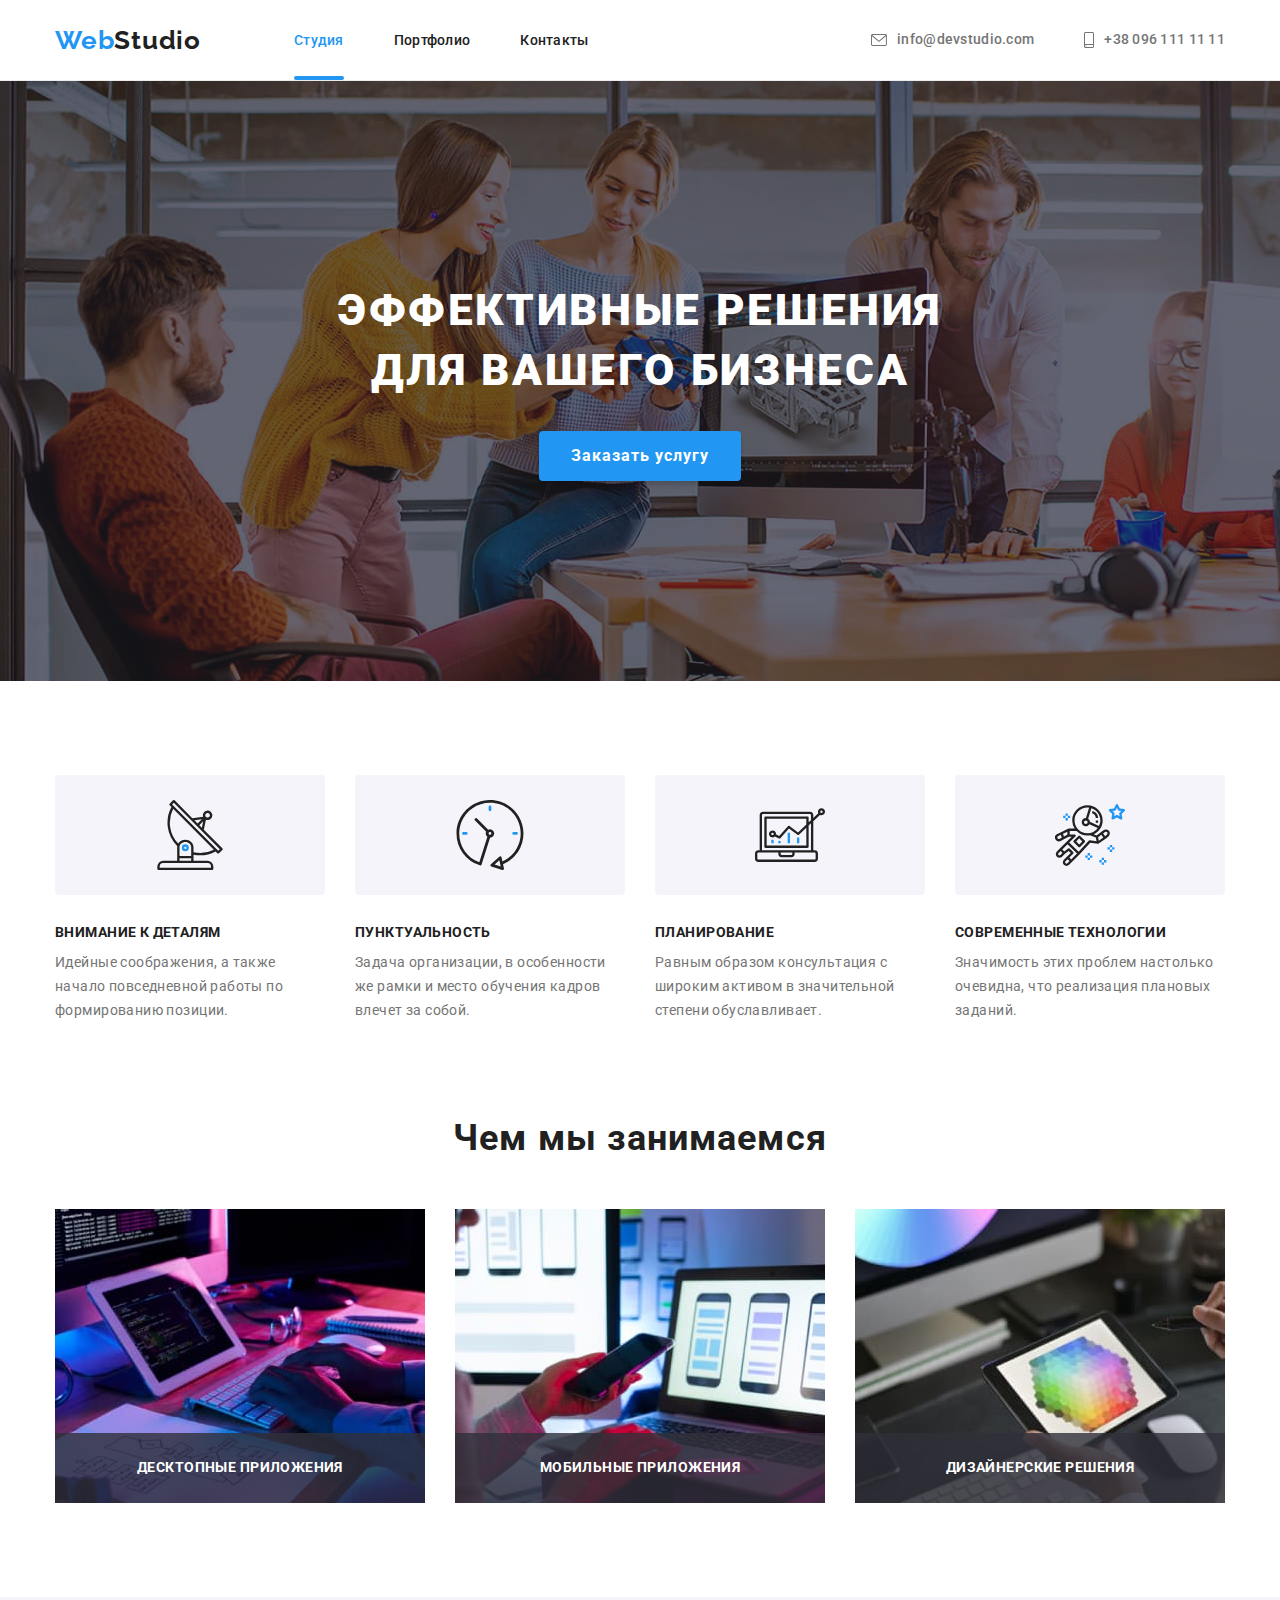
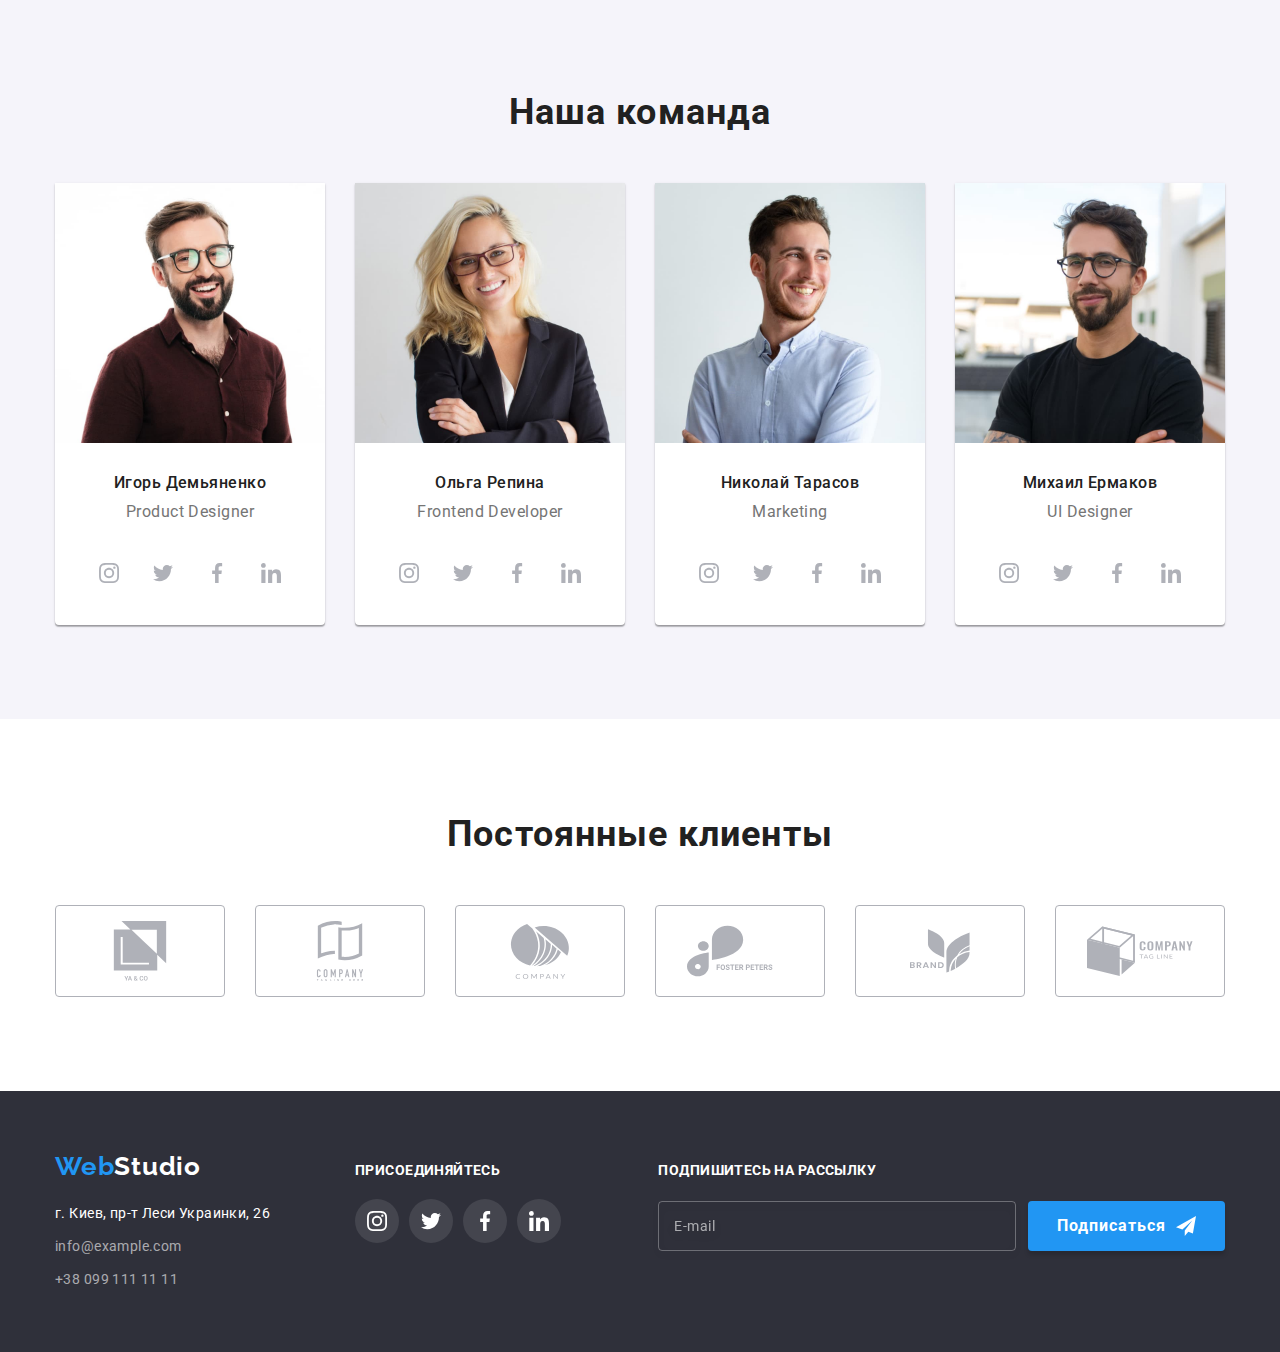
<file: index.html>
<!DOCTYPE html>
<html lang="ru">
  <head>
    <meta charset="UTF-8" />
    <meta http-equiv="X-UA-Compatible" content="IE=edge" />
    <meta name="viewport" content="width=device-width, initial-scale=1.0" />
    <title>Document</title>
    <link rel="preconnect" href="https://fonts.googleapis.com" />
    <link rel="preconnect" href="https://fonts.gstatic.com" crossorigin />
    <link
      href="https://fonts.googleapis.com/css2?family=Raleway:wght@700&family=Roboto:wght@400;500;700;900&display=swap"
      rel="stylesheet"
    />
    <link
      rel="stylesheet"
      href="https://cdn.jsdelivr.net/npm/modern-normalize@1.1.0/modern-normalize.min.css"
    />
    <link rel="stylesheet" href="./css/style.css" />
  </head>

  <body>
    <!-- Шапка веб-сайта -->
    <header class="header-nav">
      <div class="container menu-nav-container">
        <nav class="menu-nav">
          <a href="./index.html" lang="en" class="logo link"
            ><span class="part-logo">Web</span>Studio</a
          >
          <ul class="list-nav list">
            <li class="item-nav">
              <a href="" class="nav-link link current-link">Студия</a>
            </li>
            <li class="item-nav">
              <a href="./portfolio.html" class="nav-link link">Портфолио</a>
            </li>
            <li class="item-nav">
              <a href="" class="nav-link link">Контакты</a>
            </li>
          </ul>
        </nav>
        <ul class="contact-nav list">
          <li class="item-nav">
            <a href="mailto:info@devstudio.com" class="contact-link link">
              <svg class="icon-nav" width="16" height="12">
                <use href="./images/icons.svg#icon-envelope"></use></svg
              >info@devstudio.com
            </a>
          </li>
          <li class="item-nav">
            <a href="tel:+380961111111" class="contact-link link">
              <svg class="icon-nav" width="10" height="16">
                <use href="./images/icons.svg#icon-smartphone"></use>
              </svg>
              +38 096 111 11 11</a
            >
          </li>
        </ul>
      </div>
    </header>
    <main>
      <!-- Главная секция -->
      <section class="section-hero">
        <div class="hero-container container">
          <h1 class="main-title">Эффективные решения для вашего бизнеса</h1>
          <button type="button" class="btn-hero" data-modal-open>
            Заказать услугу
          </button>
        </div>
      </section>
      <!-- Секция преимуществ -->
      <section class="section-advantage section">
        <div class="container">
          <h2 class="advantage-title visually-hidden">Наши преимущества</h2>
          <ul class="advantage-list list">
            <li class="advantage-item">
              <div class="advantage-area-icon">
                <svg class="advantage-icon" width="70" height="70">
                  <use href="./images/icons.svg#icon-antenna"></use>
                </svg>
              </div>

              <h3 class="advantage-subtitle">Внимание к деталям</h3>
              <p class="advantage-text">
                Идейные соображения, а также начало повседневной работы по
                формированию позиции.
              </p>
            </li>
            <li class="advantage-item">
              <div class="advantage-area-icon">
                <svg class="advantage-icon" width="70" height="70">
                  <use href="./images/icons.svg#icon-clock"></use>
                </svg>
              </div>
              <h3 class="advantage-subtitle">Пунктуальность</h3>
              <p class="advantage-text">
                Задача организации, в особенности же рамки и место обучения
                кадров влечет за собой.
              </p>
            </li>
            <li class="advantage-item">
              <div class="advantage-area-icon">
                <svg class="advantage-icon" width="70" height="70">
                  <use href="./images/icons.svg#icon-diagram"></use>
                </svg>
              </div>
              <h3 class="advantage-subtitle">Планирование</h3>
              <p class="advantage-text">
                Равным образом консультация с широким активом в значительной
                степени обуславливает.
              </p>
            </li>
            <li class="advantage-item">
              <div class="advantage-area-icon">
                <svg class="advantage-icon" width="70" height="70">
                  <use href="./images/icons.svg#icon-astronaut"></use>
                </svg>
              </div>
              <h3 class="advantage-subtitle">Современные технологии</h3>
              <p class="advantage-text">
                Значимость этих проблем настолько очевидна, что реализация
                плановых заданий.
              </p>
            </li>
          </ul>
        </div>
      </section>
      <!-- Виды услуг -->
      <section class="services-section">
        <div class="container">
          <h2 class="services-title">Чем мы занимаемся</h2>
          <ul class="services-list list gap">
            <li class="services-item">
              <div class="services-label-container">
                <img
                  class="services-img"
                  src="./images/note.jpg"
                  alt="Человек пишет код для веб-сайта"
                  width="370"
                />
                <p class="services-label">Десктопные приложения</p>
              </div>
            </li>
            <li class="services-item">
              <div class="services-label-container">
                <img
                  class="services-img"
                  src="./images/phone.jpg"
                  alt="Человек разробатывает мобильное приложение"
                  width="370"
                />
                <p class="services-label">Мобильные приложения</p>
              </div>
            </li>
            <li class="services-item">
              <div class="services-label-container">
                <img
                  class="services-img"
                  src="./images/pad.jpg"
                  alt="Человек разробатывает мобильное приложение для планшета"
                  width="370"
                />
                <p class="services-label">Дизайнерские решения</p>
              </div>
            </li>
          </ul>
        </div>
      </section>
      <!-- Команда разработчиков -->
      <section class="team-section section">
        <div class="container">
          <h2 class="team-title">Наша команда</h2>
          <ul class="team-list list gap">
            <li class="team-item">
              <img
                src="./images/member-1.jpg"
                alt="Молодой парень в очках улыбается"
                width="270"
                class="team-img"
              />
              <div class="team-card">
                <h3 class="team-subtitle">Игорь Демьяненко</h3>
                <p lang="en" class="team-text">Product Designer</p>
                <ul class="social-list list">
                  <li>
                    <a href="" class="social-link-list">
                      <svg
                        aria-label="instagram"
                        class="social-link-icon"
                        width="20"
                        height="20"
                      >
                        <use href="./images/icons.svg#icon-instagram"></use>
                      </svg>
                    </a>
                  </li>
                  <li>
                    <a href="" class="social-link-list">
                      <svg
                        aria-label="twitter"
                        class="social-link-icon"
                        width="20"
                        height="20"
                      >
                        <use href="./images/icons.svg#icon-twitter"></use>
                      </svg>
                    </a>
                  </li>
                  <li>
                    <a href="" class="social-link-list">
                      <svg
                        aria-label="facebook"
                        class="social-link-icon"
                        width="20"
                        height="20"
                      >
                        <use href="./images/icons.svg#icon-facebook"></use>
                      </svg>
                    </a>
                  </li>
                  <li>
                    <a href="" class="social-link-list">
                      <svg
                        aria-label="linkedin"
                        class="social-link-icon"
                        width="20"
                        height="20"
                      >
                        <use href="./images/icons.svg#icon-linkedin"></use>
                      </svg>
                    </a>
                  </li>
                </ul>
              </div>
            </li>
            <li class="team-item">
              <img
                src="./images/member-2.jpg"
                alt="Молодоая девушка в очках улыбается со скрещенными руками"
                width="270"
                class="team-img"
              />
              <div class="team-card">
                <h3 class="team-subtitle">Ольга Репина</h3>
                <p lang="en" class="team-text">Frontend Developer</p>
                <ul class="social-list list">
                  <li>
                    <a href="" class="social-link-list">
                      <svg
                        aria-label="instagram"
                        class="social-link-icon"
                        width="20"
                        height="20"
                      >
                        <use href="./images/icons.svg#icon-instagram"></use>
                      </svg>
                    </a>
                  </li>
                  <li>
                    <a href="" class="social-link-list">
                      <svg
                        aria-label="twitter"
                        class="social-link-icon"
                        width="20"
                        height="20"
                      >
                        <use href="./images/icons.svg#icon-twitter"></use>
                      </svg>
                    </a>
                  </li>
                  <li>
                    <a href="" class="social-link-list">
                      <svg
                        aria-label="facebook"
                        class="social-link-icon"
                        width="20"
                        height="20"
                      >
                        <use href="./images/icons.svg#icon-facebook"></use>
                      </svg>
                    </a>
                  </li>
                  <li>
                    <a href="" class="social-link-list">
                      <svg
                        aria-label="linkedin"
                        class="social-link-icon"
                        width="20"
                        height="20"
                      >
                        <use href="./images/icons.svg#icon-linkedin"></use>
                      </svg>
                    </a>
                  </li>
                </ul>
              </div>
            </li>
            <li class="team-item">
              <img
                src="./images/member-3.jpg"
                alt="Молодой парень в улыбается и смотрит в сторону"
                width="270"
                class="team-img"
              />
              <div class="team-card">
                <h3 class="team-subtitle">Николай Тарасов</h3>
                <p lang="en" class="team-text">Marketing</p>
                <ul class="social-list list">
                  <li>
                    <a href="" class="social-link-list">
                      <svg
                        aria-label="instagram"
                        class="social-link-icon"
                        width="20"
                        height="20"
                      >
                        <use href="./images/icons.svg#icon-instagram"></use>
                      </svg>
                    </a>
                  </li>
                  <li>
                    <a href="" class="social-link-list">
                      <svg
                        aria-label="twitter"
                        class="social-link-icon"
                        width="20"
                        height="20"
                      >
                        <use href="./images/icons.svg#icon-twitter"></use>
                      </svg>
                    </a>
                  </li>
                  <li>
                    <a href="" class="social-link-list">
                      <svg
                        aria-label="facebook"
                        class="social-link-icon"
                        width="20"
                        height="20"
                      >
                        <use href="./images/icons.svg#icon-facebook"></use>
                      </svg>
                    </a>
                  </li>
                  <li>
                    <a href="" class="social-link-list">
                      <svg
                        aria-label="linkedin"
                        class="social-link-icon"
                        width="20"
                        height="20"
                      >
                        <use href="./images/icons.svg#icon-linkedin"></use>
                      </svg>
                    </a>
                  </li>
                </ul>
              </div>
            </li>
            <li class="team-item">
              <img
                src="./images/member-4.jpg"
                alt="Молодой парень в очках ус ухмылкой"
                width="270"
                class="team-img"
              />
              <div class="team-card">
                <h3 class="team-subtitle">Михаил Ермаков</h3>
                <p lang="en" class="team-text">UI Designer</p>
                <ul class="social-list list">
                  <li>
                    <a href="" class="social-link-list">
                      <svg
                        aria-label="instagram"
                        class="social-link-icon"
                        width="20"
                        height="20"
                      >
                        <use href="./images/icons.svg#icon-instagram"></use>
                      </svg>
                    </a>
                  </li>
                  <li>
                    <a href="" class="social-link-list">
                      <svg
                        aria-label="twitter"
                        class="social-link-icon"
                        width="20"
                        height="20"
                      >
                        <use href="./images/icons.svg#icon-twitter"></use>
                      </svg>
                    </a>
                  </li>
                  <li>
                    <a href="" class="social-link-list">
                      <svg
                        aria-label="facebook"
                        class="social-link-icon"
                        width="20"
                        height="20"
                      >
                        <use href="./images/icons.svg#icon-facebook"></use>
                      </svg>
                    </a>
                  </li>
                  <li>
                    <a href="" class="social-link-list">
                      <svg
                        aria-label="linkedin"
                        class="social-link-icon"
                        width="20"
                        height="20"
                      >
                        <use href="./images/icons.svg#icon-linkedin"></use>
                      </svg>
                    </a>
                  </li>
                </ul>
              </div>
            </li>
          </ul>
        </div>
      </section>
      <!-- Постоянные клиенты -->
      <section class="clients-section section">
        <div class="container">
          <h2 class="clients-title">Постоянные клиенты</h2>
          <ul class="clients-list list">
            <li>
              <a href="" class="clients-link">
                <svg class="clients-icon" width="106" height="60">
                  <use href="./images/icons.svg#icon-company"></use>
                </svg>
              </a>
            </li>
            <li>
              <a href="" class="clients-link">
                <svg class="clients-icon" width="106" height="60">
                  <use href="./images/icons.svg#icon-company-1"></use>
                </svg>
              </a>
            </li>
            <li>
              <a href="" class="clients-link">
                <svg class="clients-icon" width="106" height="60">
                  <use href="./images/icons.svg#icon-company-2"></use>
                </svg>
              </a>
            </li>
            <li>
              <a href="" class="clients-link">
                <svg class="clients-icon" width="106" height="60">
                  <use href="./images/icons.svg#icon-company-3"></use>
                </svg>
              </a>
            </li>
            <li>
              <a href="" class="clients-link">
                <svg class="clients-icon" width="106" height="60">
                  <use href="./images/icons.svg#icon-company-4"></use>
                </svg>
              </a>
            </li>
            <li>
              <a href="" class="clients-link">
                <svg class="clients-icon" width="106" height="60">
                  <use href="./images/icons.svg#icon-company-5"></use>
                </svg>
              </a>
            </li>
          </ul>
        </div>
      </section>
    </main>
    <!-- Подвал веб-сайта -->
    <footer class="footer">
      <div class="container footer-container">
        <div class="footer-left-container">
          <a href="./index.html" lang="en" class="logo link"
            ><span class="part-logo">Web</span>Studio</a
          >
          <address class="footer-address">
            <ul class="footer-list list">
              <li class="footer-item">
                <a
                  href="https://goo.gl/maps/6M82xYNFKFXgEUn27"
                  class="footer-link link"
                  >г. Киев, пр-т Леси Украинки, 26</a
                >
              </li>
              <li class="footer-item">
                <a
                  href="mailto:info@example.com"
                  class="footer-link footer-link-address link"
                  >info@example.com</a
                >
              </li>
              <li class="footer-item">
                <a
                  href="tel:+380991111111"
                  class="footer-link footer-link-address link"
                  >+38 099 111 11 11</a
                >
              </li>
            </ul>
          </address>
        </div>
        <div class="footer-right-container">
          <h2 class="footer-social-title">присоединяйтесь</h2>
          <ul class="footer-social-list list">
            <li>
              <a href="" class="footer-social-link">
                <svg class="footer-social-icon" width="20" height="20">
                  <use href="./images/icons.svg#icon-instagram"></use>
                </svg>
              </a>
            </li>
            <li>
              <a href="" class="footer-social-link">
                <svg class="footer-social-icon" width="20" height="20">
                  <use href="./images/icons.svg#icon-twitter"></use>
                </svg>
              </a>
            </li>
            <li>
              <a href="" class="footer-social-link">
                <svg class="footer-social-icon" width="20" height="20">
                  <use href="./images/icons.svg#icon-facebook"></use>
                </svg>
              </a>
            </li>
            <li>
              <a href="" class="footer-social-link">
                <svg class="footer-social-icon" width="20" height="20">
                  <use href="./images/icons.svg#icon-linkedin"></use>
                </svg>
              </a>
            </li>
          </ul>
        </div>
        <div class="footer-form-wrapper">
          <b class="footer-form-text">Подпишитесь на рассылку</b>
          <form class="footer-form">
            <input
              name="footer-email"
              type="email"
              placeholder="E-mail"
              class="footer-form-mail"
            />
            <button type="submit" class="footer-form-btn">
              Подписаться
              <svg class="footer-form-btn-icon" width="20" height="20">
                <use href="./images/icons.svg#icon-send"></use>
              </svg>
            </button>
          </form>
        </div>
      </div>
    </footer>

    <div class="backdrop is-hidden" data-modal>
      <div class="modal">
        <button type="button" class="modal-close-btn" data-modal-close>
          <svg class="modal-close-btn-icon" width="18" height="18">
            <use href="./images/icons.svg#close-modal"></use>
          </svg>
        </button>
        <b class="modal-description">Оставьте свои данные, мы вам перезвоним</b>
        <form class="modal-form">
          <label class="label-text">
            <span class="modal-form-input-desc"> Имя </span>
            <span class="modal-form-input-wrapper">
              <input
                name="user-name"
                class="modal-form-input"
                type="text"
                required
                pattern="^[a-zA-Zа-яА-Я]+$"
                minlength="2"
              />
              <svg class="modal-form-input-icon" width="18" height="18">
                <use href="./images/icons.svg#icon-person"></use>
              </svg>
            </span>
          </label>
          <label class="label-text">
            <span class="modal-form-input-desc"> Телефон </span>
            <span class="modal-form-input-wrapper">
              <input
                name="user-phone"
                class="modal-form-input"
                type="tel"
                required
                pattern="[0-9]{3}-[0-9]{3}-[0-9]{2}-[0-9]{2}"
                title="xxx-xxx-xx-xx"
              />
              <svg class="modal-form-input-icon" width="18" height="18">
                <use href="./images/icons.svg#icon-form-phone"></use>
              </svg>
            </span>
          </label>
          <label class="label-text">
            <span class="modal-form-input-desc"> Почта </span>
            <span class="modal-form-input-wrapper">
              <input
                type="email"
                required
                class="modal-form-input"
                name="user-mail"
              />
              <svg class="modal-form-input-icon" width="18" height="18">
                <use href="./images/icons.svg#icon-form-mail"></use>
              </svg>
            </span>
          </label>
          <label for="user-comment" class="label-text">
            <span class="modal-form-input-desc"> Комментарий </span>
          </label>
          <textarea
            class="modal-form-comment"
            name="user-message"
            id="user-comment"
            placeholder="Введите текст"
          ></textarea>
          <input
            id="user-policy"
            type="checkbox"
            name="user-policy"
            class="modal-form-check visually-hidden"
          />
          <label for="user-policy" class="modal-form-check-desc"
            >Соглашаюсь с рассылкой и принимаю&nbsp;
            <a href="" class="user-policy-link">Условия договора</a>
          </label>
          <button type="submit" class="modal-submit-btn">Отправить</button>
        </form>
      </div>
    </div>
    <script src="./js/modal.js"></script>
  </body>
</html>
</file>
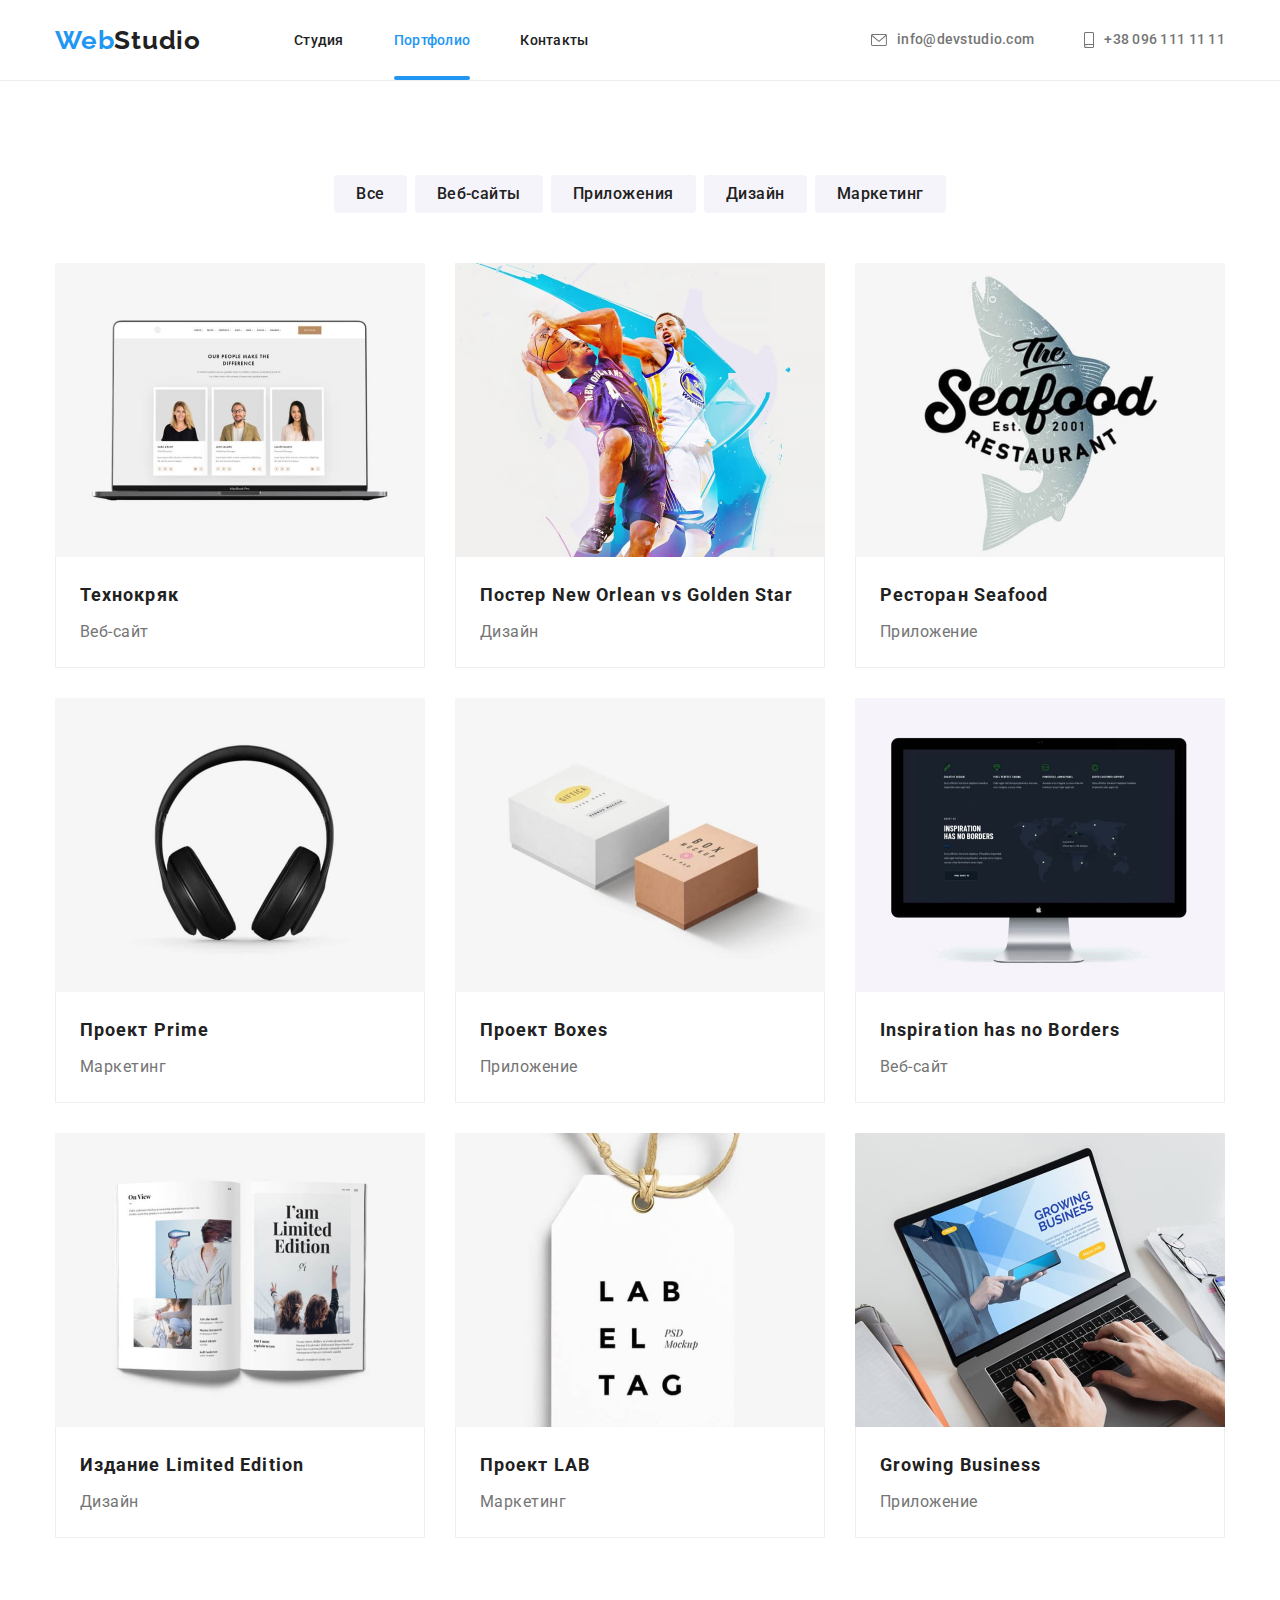
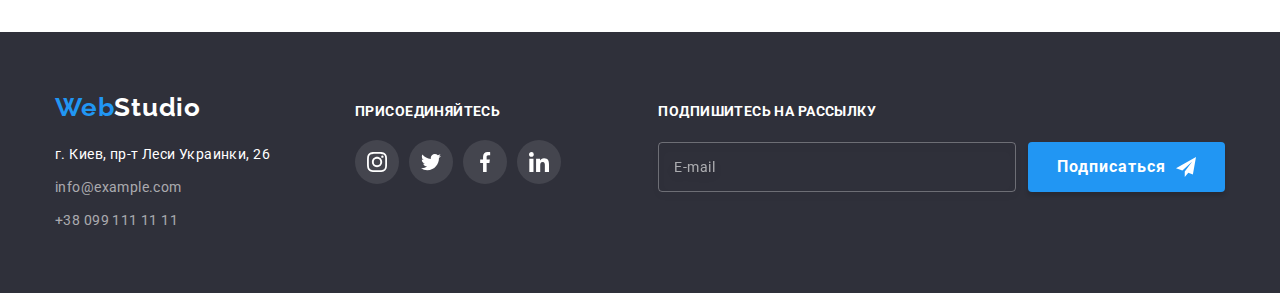
<file: portfolio.html>
<!DOCTYPE html>
<html lang="ru">

<head>
    <meta charset="UTF-8">
    <meta http-equiv="X-UA-Compatible" content="IE=edge">
    <meta name="viewport" content="width=device-width, initial-scale=1.0">
    <title>Document</title>
    <link rel="preconnect" href="https://fonts.googleapis.com">
    <link rel="preconnect" href="https://fonts.gstatic.com" crossorigin>
    <link
        href="https://fonts.googleapis.com/css2?family=Raleway:wght@700&family=Roboto:wght@400;500;700;900&display=swap"
        rel="stylesheet">
    <link rel="stylesheet" href="https://cdn.jsdelivr.net/npm/modern-normalize@1.1.0/modern-normalize.min.css">
    <link rel="stylesheet" href="./css/style.css">
</head>

<body>
    <!-- Шапка веб-сайта -->
    <header class="header-nav">
        <div class="container menu-nav-container">
            <nav class="menu-nav">
                <a href="./index.html" lang="en" class="logo link"><span class="part-logo">Web</span>Studio</a>
                <ul class="list-nav list">
                    <li class="item-nav">
                        <a href="./index.html" class="nav-link link ">Студия</a>
                    </li>
                    <li class="item-nav">
                        <a href="./portfolio.html" class="nav-link link current-link">Портфолио</a>
                    </li>
                    <li class="item-nav">
                        <a href="" class="nav-link link">Контакты</a>
                    </li>
                </ul>
            </nav>
            <ul class="contact-nav list">
                <li class="item-nav">
                    <a href="mailto:info@devstudio.com" class="contact-link link">
                        <svg class="icon-nav" width="16" height="12">
                            <use href="./images/icons.svg#icon-envelope"></use>
                        </svg>info@devstudio.com
                    </a>
                </li>
                <li class="item-nav">
                    <a href="tel:+380961111111" class="contact-link link">
                        <svg class="icon-nav" width="10" height="16">
                            <use href="./images/icons.svg#icon-smartphone"></use>
                        </svg>
                        +38 096 111 11 11</a>
                </li>
            </ul>
        </div>
    
    </header>
    <main>
        <!-- Проекты -->
        <section class="project-section section">
            <div class="container">
                <h1 class="project-title visually-hidden">Наши проекты</h1>
                <ul class="project-filter-list list">
                    <li class="project-filter-item">
                        <button type="button" class="project-filter-btn">Все</button>
                    </li>
                    <li class="project-filter-item">
                        <button type="button" class="project-filter-btn">Веб-сайты</button>
                    </li>
                    <li class="project-filter-item">
                        <button type="button" class="project-filter-btn">Приложения</button>
                    </li>
                    <li class="project-filter-item">
                        <button type="button" class="project-filter-btn">Дизайн</button>
                    </li>
                    <li class="project-filter-item">
                        <button type="button" class="project-filter-btn">Маркетинг</button>
                    </li>
                </ul>
                <ul class="project-list list gap">
                    <li class="project-item">
                        <a href="" class="project-link link">
                            <div class="project-item-wrapper">
                                <img src="./images/web.jpg" alt="Пример веб-сайта стремя фото" width="370" class="project-img">
                                <p class="overlay">
                                    Ресурс предлагает комплексные предложения с разным уровнем функционала и сервисов. Все это позволит посетителю
                                    получить исчерпывающие сведения о компании или частном лице.
                                </p>
                            </div>
                            <div class="project-card">
                                <h2 class="project-subtitle">Технокряк</h2>
                                <p class="project-text">Веб-сайт</p>
                            </div>
                        </a>
                    </li>
                    <li class="project-item">
                        <a href="" class="project-link link">
                            <div class="project-item-wrapper">
                                <img src="./images/design.jpg" alt="Постер с двумя баскетболистами" width="370" class="project-img">
                                <p class="overlay">
                                    Ресурс предлагает комплексные предложения с разным уровнем функционала и сервисов. Все это позволит посетителю
                                    получить исчерпывающие сведения о компании или частном лице.
                                </p>
                            </div>
                            <div class="project-card">
                                <h2 class="project-subtitle">Постер <span lang="en">New Orlean vs Golden Star</span>
                                </h2>
                                <p class="project-text">Дизайн</p>
                            </div>
                        </a>
                    </li>
                    <li class="project-item">
                        <a href="" class="project-link link">
                            <div class="project-item-wrapper">
                                <img src="./images/app.jpg" alt="Логотип ресторана" width="370" class="project-img">
                                <p class="overlay">
                                    Ресурс предлагает комплексные предложения с разным уровнем функционала и сервисов. Все это позволит посетителю
                                    получить исчерпывающие сведения о компании или частном лице.
                                </p>
                            </div>
                            <div class="project-card">
                                <h2 class="project-subtitle">Ресторан <span lang="en">Seafood</span></h2>
                                <p class="project-text">Приложение</p>
                            </div>
                        </a>
                    </li>
                    <li class="project-item">
                        <a href="" class="project-link link">
                            <div class="project-item-wrapper">
                                <img src="./images/marketing.jpg" alt="Наушники на белом фоне" width="370" class="project-img">
                                <p class="overlay">
                                    Ресурс предлагает комплексные предложения с разным уровнем функционала и сервисов. Все это позволит посетителю
                                    получить исчерпывающие сведения о компании или частном лице.
                                </p>
                            </div>
                                <div class="project-card">
                                <h2 class="project-subtitle">Проект <span lang="en">Prime</span></h2>
                                <p class="project-text">Маркетинг</p>
                            </div>
                        </a>
                    </li>
                    <li class="project-item">
                        <a href="" class="project-link link">
                            <div class="project-item-wrapper">
                                <img src="./images/app-box.jpg" alt="Коричневая и белая коробки лежат друг возле друга" width="370" class="project-img">
                                <p class="overlay">
                                    Ресурс предлагает комплексные предложения с разным уровнем функционала и сервисов. Все это позволит посетителю
                                    получить исчерпывающие сведения о компании или частном лице.
                                </p>
                            </div>
                                <div class="project-card">
                                <h2 class="project-subtitle">Проект <span lang="en">Boxes</span></h2>
                                <p class="project-text">Приложение</p>
                            </div>
                        </a>
                    </li>
                    <li class="project-item">
                        <a href="" class="project-link link">
                            <div class="project-item-wrapper">
                                <img src="./images/web-site.jpg" alt="Монитор с открытой веб-страницей" width="370" class="project-img">
                                <p class="overlay">
                                    Ресурс предлагает комплексные предложения с разным уровнем функционала и сервисов. Все это позволит посетителю
                                    получить исчерпывающие сведения о компании или частном лице.
                                </p>
                            </div>
                                <div class="project-card">
                                <h2 class="project-subtitle"><span lang="en">Inspiration has no Borders</span></h2>
                                <p class="project-text">Веб-сайт</p>
                            </div>
                        </a>
                    </li>
                    <li class="project-item">
                        <a href="" class="project-link link">
                            <div class="project-item-wrapper">
                                <img src="./images/design-lim-ed.jpg" alt="Открытая книга с изображением" width="370" class="project-img">
                                <p class="overlay">
                                    Ресурс предлагает комплексные предложения с разным уровнем функционала и сервисов. Все это позволит посетителю
                                    получить исчерпывающие сведения о компании или частном лице.
                                </p>
                            </div>
                                <div class="project-card">
                                <h2 class="project-subtitle">Издание <span lang="en">Limited Edition</span></h2>
                                <p class="project-text">Дизайн</p>
                            </div>
                        </a>
                    </li>
                    <li class="project-item">
                        <a href="" class="project-link link">
                            <div class="project-item-wrapper">
                                <img src="./images/marketing-lab.jpg" alt="Бирка с изображением" width="370" class="project-img">
                                <p class="overlay">
                                    Ресурс предлагает комплексные предложения с разным уровнем функционала и сервисов. Все это позволит посетителю
                                    получить исчерпывающие сведения о компании или частном лице.
                                </p>
                            </div>
                                <div class="project-card">
                                <h2 class="project-subtitle">Проект LAB</h2>
                                <p class="project-text">Маркетинг</p>
                            </div>
                        </a>
                    </li>
                    <li class="project-item">
                        <a href="" class="project-link link">
                            <div class="project-item-wrapper">
                                <img src="./images/app-business.jpg" alt="Ноутбук с открытой веб-страницей" width="370" class="project-img">
                                <p class="overlay">
                                    Ресурс предлагает комплексные предложения с разным уровнем функционала и сервисов. Все это позволит посетителю
                                    получить исчерпывающие сведения о компании или частном лице.
                                </p>
                            </div>
                                <div class="project-card">
                                <h2 class="project-subtitle" lang="en">Growing Business</h2>
                                <p class="project-text">Приложение</p>
                            </div>
                        </a>
                    </li>
                </ul>
            </div>

        </section>
    </main>
    <!-- Подвал веб-сайта -->
    <footer class="footer">
      <div class="container footer-container">
        <div class="footer-left-container">
          <a href="./index.html" lang="en" class="logo link"
            ><span class="part-logo">Web</span>Studio</a
          >
          <address class="footer-address">
            <ul class="footer-list list">
              <li class="footer-item">
                <a
                  href="https://goo.gl/maps/6M82xYNFKFXgEUn27"
                  class="footer-link link"
                  >г. Киев, пр-т Леси Украинки, 26</a
                >
              </li>
              <li class="footer-item">
                <a
                  href="mailto:info@example.com"
                  class="footer-link footer-link-address link"
                  >info@example.com</a
                >
              </li>
              <li class="footer-item">
                <a
                  href="tel:+380991111111"
                  class="footer-link footer-link-address link"
                  >+38 099 111 11 11</a
                >
              </li>
            </ul>
          </address>
        </div>
        <div class="footer-right-container">
          <h2 class="footer-social-title">присоединяйтесь</h2>
          <ul class="footer-social-list list">
            <li>
              <a href="" class="footer-social-link">
                <svg class="footer-social-icon" width="20" height="20">
                  <use href="./images/icons.svg#icon-instagram"></use>
                </svg>
              </a>
            </li>
            <li>
              <a href="" class="footer-social-link">
                <svg class="footer-social-icon" width="20" height="20">
                  <use href="./images/icons.svg#icon-twitter"></use>
                </svg>
              </a>
            </li>
            <li>
              <a href="" class="footer-social-link">
                <svg class="footer-social-icon" width="20" height="20">
                  <use href="./images/icons.svg#icon-facebook"></use>
                </svg>
              </a>
            </li>
            <li>
              <a href="" class="footer-social-link">
                <svg class="footer-social-icon" width="20" height="20">
                  <use href="./images/icons.svg#icon-linkedin"></use>
                </svg>
              </a>
            </li>
          </ul>
        </div>
        <div class="footer-form-wrapper">
          <b class="footer-form-text">Подпишитесь на рассылку</b>
          <form class="footer-form">
            <input
              name="footer-email"
              type="email"
              placeholder="E-mail"
              class="footer-form-mail"
            />
            <button type="submit" class="footer-form-btn">
              Подписаться
              <svg class="footer-form-btn-icon" width="20" height="20">
                <use href="./images/icons.svg#icon-send"></use>
              </svg>
            </button>
          </form>
        </div>
      </div>
    </footer>
</body>

</html>
</file>
<file: css/style.css>
:root {
  --primary-color: #757575;
  --secondary-color: #212121;
  --tertiary-color: #ffffff;
  --accent-color: #2196f3;

  --primary-background-color: #ffffff;
  --secondary-background-color: #2f303a;
  --tertiary-background-color: #f5f4fa;
  --hero-background-color: #c4c4c4;

  --primary-font: "Roboto", sans-serif;
  --secondary-font: "Raleway", sans-serif;

  --primary-font-size: 14px;
  --secondary-font-size: 16px;

  --transition-dur-and-func: 250ms cubic-bezier(0.4, 0, 0.2, 1);
}

h1,
h2,
h3,
h4,
h5,
h6,
p {
  margin-top: 0;
  margin-bottom: 0;
}

ul,
ol {
  margin-top: 0;
  margin-bottom: 0;
  padding-left: 0;
}

img {
  display: block;
  max-width: 100%;
  height: auto;
}

.list {
  list-style: none;
}

.link {
  text-decoration: none;
}

body {
  font-family: var(--primary-font);
  font-size: var(--primary-font-size);
  background-color: var(--primary-background-color);
  color: var(--primary-color);
}

.container {
  width: 1200px;
  margin-left: auto;
  margin-right: auto;
  padding-left: 15px;
  padding-right: 15px;
}

.section {
  padding-top: 94px;
  padding-bottom: 94px;
}

.gap {
  gap: 30px;
}

/* =================== Шапка веб-сайта =================== */

.header-nav {
  border-bottom: 1px solid #ececec;
}

.logo {
  font-family: var(--secondary-font);
  font-weight: 700;
  font-size: 26px;
  line-height: 1.19;
  letter-spacing: 0.03em;
  color: var(--secondary-color);
}

.part-logo {
  color: var(--accent-color);
}

.nav-link {
  position: relative;
  font-weight: 500;
  line-height: 1.14;
  letter-spacing: 0.02em;
  color: var(--secondary-color);
  transition: color var(--transition-dur-and-func);
}

.nav-link::after {
  content: "";
  position: absolute;
  left: 0;
  bottom: 0;
  display: block;
  width: 100%;
  height: 4px;
  background-color: var(--accent-color);
  border-radius: 2px;

  transform: scaleX(0);
  transition: transform var(--transition-dur-and-func);
}

.nav-link:hover::after,
.nav-link:focus::after {
  transform: scaleX(1);
}

.contact-link {
  display: flex;
  align-items: center;
  font-weight: 500;
  line-height: 1.14;
  letter-spacing: 0.02em;
  color: inherit;
  transition: color var(--transition-dur-and-func);
}

.nav-link:hover,
.contact-link:hover,
.footer-link:hover,
.nav-link:focus,
.contact-link:focus,
.footer-link:focus {
  color: var(--accent-color);
}

.current-link {
  position: relative;
  color: var(--accent-color);
}

.current-link::after {
  content: "";
  position: absolute;
  left: 0;
  bottom: 0;
  display: block;
  width: 100%;
  height: 4px;
  background-color: var(--accent-color);
  border-radius: 2px;
  transform: scaleX(1);
}

.menu-nav-container {
  display: flex;
  align-items: center;
}

.menu-nav {
  display: flex;
  align-items: center;
}

.list-nav {
  display: flex;
  align-items: center;
}

.list-nav .link,
.contact-nav .link {
  padding-top: 32px;
  padding-bottom: 32px;
}

.contact-nav {
  display: flex;
  align-items: center;
  margin-left: auto;
}

.menu-nav .logo {
  margin-right: 93px;
}

.item-nav:not(:last-child) {
  margin-right: 50px;
}

.icon-nav {
  fill: currentColor;
  margin-right: 10px;
}

/* =================== Главная секция =================== */

.section-hero {
  background-color: var(--hero-background-color);
  background-image: linear-gradient(
      to right,
      rgba(47, 48, 58, 0.4),
      rgba(47, 48, 58, 0.4)
    ),
    url("../images/main-img.jpg");
  background-repeat: no-repeat;
  background-size: cover;

  max-width: 1600px;
  height: 600px;
  margin-left: auto;
  margin-right: auto;
  padding-top: 200px;
  padding-bottom: 200px;
}

.main-title {
  font-weight: 900;
  font-size: 44px;
  line-height: 1.36;
  text-align: center;
  letter-spacing: 0.06em;
  text-transform: uppercase;

  color: var(--tertiary-color);

  width: 700px;
  margin-bottom: 30px;
  margin-left: auto;
  margin-right: auto;
}

.btn-hero {
  font-family: inherit;
  font-weight: 700;
  font-size: var(--secondary-font-size);
  line-height: 1.88;
  letter-spacing: 0.06em;

  text-decoration: none;

  display: block;
  margin: 0 auto;
  padding: 10px 32px;

  color: var(--tertiary-color);
  background-color: #2196f3;

  box-shadow: 0px 4px 4px rgba(0, 0, 0, 0.15);
  border-radius: 4px;
  border: none;
  cursor: pointer;

  transition: background-color var(--transition-dur-and-func);
}

.btn-hero:hover,
.btn-hero:focus {
  background-color: #188ce8;
}

/* =================== Секция преимуществ =================== */

.advantage-list {
  display: flex;
}

.advantage-item:not(:last-child) {
  margin-right: 30px;
}

.advantage-item {
  flex-basis: 270px;
}

.advantage-subtitle {
  margin-bottom: 10px;
}

.visually-hidden {
  position: absolute;
  width: 1px;
  height: 1px;
  margin: -1px;
  border: 0;
  padding: 0;

  white-space: nowrap;
  clip-path: inset(100%);
  clip: rect(0 0 0 0);
  overflow: hidden;
}

.advantage-subtitle {
  font-size: inherit;
  font-weight: 700;
  line-height: 1.14;
  letter-spacing: 0.03em;
  text-transform: uppercase;

  color: var(--secondary-color);
}

.advantage-text {
  line-height: 1.71;
  letter-spacing: 0.03em;
}

.advantage-area-icon {
  width: 270px;
  height: 120px;
  background-color: var(--tertiary-background-color);
  margin-bottom: 30px;
  border-radius: 4px;

  display: flex;
  align-items: center;
  justify-content: center;
}

/* =================== Виды услуг =================== */

.services-list {
  display: flex;
  flex-wrap: wrap;
}

.services-section {
  padding-bottom: 94px;
}

.services-title {
  font-weight: 700;
  font-size: 36px;
  line-height: 1.17;
  text-align: center;
  letter-spacing: 0.03em;

  color: var(--secondary-color);
  margin-bottom: 50px;
}

.services-label-container {
  position: relative;
}

.services-label {
  position: absolute;
  bottom: 0;
  left: 0;
  width: 100%;
  height: 70px;

  display: flex;
  justify-content: center;
  align-items: center;

  font-weight: 700;
  line-height: 1.14;
  letter-spacing: 0.03em;
  text-transform: uppercase;

  background: rgba(47, 48, 58, 0.8);
  color: var(--tertiary-color);
}

/* =================== Команда разработчиков ================== */

.team-list {
  display: flex;
  flex-wrap: wrap;
}

.team-item {
  background: var(--primary-background-color);
  box-shadow: 0px 1px 3px rgba(0, 0, 0, 0.12), 0px 1px 1px rgba(0, 0, 0, 0.14),
    0px 2px 1px rgba(0, 0, 0, 0.2);
  border-radius: 0px 0px 4px 4px;
  flex-basis: calc((100% - 90px) / 4);
}

.team-card {
  padding-top: 30px;
  padding-bottom: 30px;
  text-align: center;
}

.team-subtitle {
  margin-bottom: 10px;
}

.team-section {
  background-color: var(--tertiary-background-color);
}

.team-title {
  font-weight: 700;
  font-size: 36px;
  line-height: 1.17;
  text-align: center;
  letter-spacing: 0.03em;
  margin-bottom: 50px;

  color: var(--secondary-color);
}

.team-subtitle {
  font-weight: 500;
  font-size: var(--secondary-font-size);
  line-height: 1.19;
  letter-spacing: 0.03em;

  color: var(--secondary-color);
}

.team-text {
  font-size: var(--secondary-font-size);
  line-height: 1.19;
  letter-spacing: 0.03em;
  margin-bottom: 30px;
}

.social-list {
  display: flex;
  justify-content: center;
  gap: 10px;
}

.social-link-list {
  display: flex;
  justify-content: center;
  align-items: center;
  width: 44px;
  height: 44px;
  border-radius: 50%;

  background-color: var(--primary-background-color);
  color: #afb1b8;

  transition: background-color var(--transition-dur-and-func),
    color var(--transition-dur-and-func);
}

.social-link-list:hover,
.social-link-list:focus {
  background-color: var(--accent-color);
  color: #ffffff;
}

.social-link-icon {
  fill: currentColor;
}

/* =================== Постоянные клиенты =================== */

.clients-title {
  font-weight: 700;
  font-size: 36px;
  line-height: 1.17;
  text-align: center;
  letter-spacing: 0.03em;
  color: var(--secondary-color);

  margin-bottom: 50px;
}

.clients-list {
  display: flex;
  flex-wrap: wrap;
  gap: 30px;
}

.clients-link {
  display: flex;
  justify-content: center;
  align-items: center;

  width: 170px;
  height: 92px;
  background-color: var(--primary-background-color);
  border: 1px solid #afb1b8;
  color: #afb1b8;
  border-radius: 4px;

  transition: color var(--transition-dur-and-func),
    border var(--transition-dur-and-func);
}

.clients-link:hover,
.clients-link:focus {
  color: var(--accent-color);
  border-color: var(--accent-color);
}

.clients-icon {
  display: flex;
  fill: currentColor;
}

/* =================== Подвал сайта =================== */

.footer {
  background-color: var(--secondary-background-color);
  padding-top: 60px;
  padding-bottom: 60px;
}

.footer .logo {
  display: inline-block;
  margin-bottom: 20px;
  color: var(--primary-background-color);
}

.footer-address {
  font-style: inherit;
}

.footer-link {
  line-height: 1.71;
  letter-spacing: 0.03em;

  color: var(--tertiary-color);
  transition: color var(--transition-dur-and-func);
}

.footer-link-address {
  color: rgba(255, 255, 255, 0.6);
}

.footer-item:not(:last-child) {
  margin-bottom: 9px;
}

.footer-social-title {
  font-weight: 700;
  font-size: 14px;
  line-height: 1.14;
  letter-spacing: 0.03em;
  text-transform: uppercase;
  color: var(--tertiary-color);
  margin-bottom: 20px;
}

.footer-social-list {
  display: flex;
  gap: 10px;
}

.footer-social-link {
  display: flex;
  justify-content: center;
  align-items: center;
  width: 44px;
  height: 44px;
  background-color: rgba(255, 255, 255, 0.1);
  color: var(--tertiary-color);
  border-radius: 50%;
  transition: background-color var(--transition-dur-and-func);
}

.footer-social-link:hover,
.footer-social-link:focus {
  background-color: var(--accent-color);
}

.footer-social-icon {
  fill: currentColor;
}

.footer-container {
  display: flex;
  align-items: baseline;
}

.footer-left-container {
  margin-right: 85px;
}


.footer-form-wrapper {
  margin-left: auto;
}

.footer-form {
  display: flex;
}


.footer-form-text {
  display: block;
  font-weight: 700;
  line-height: 1.42;
  letter-spacing: 0.03em;
  text-transform: uppercase;
  margin-bottom: 20px;

  color: var(--tertiary-color);
}

.footer-form-mail {
  display: block;
  width: 358px;
  height: 50px;
  margin-right: 12px;
  padding: 15px 15px;
  background-color: transparent;
  border: 1px solid rgba(255, 255, 255, 0.3);
  filter: drop-shadow(0px 4px 4px rgba(0, 0, 0, 0.15));
  border-radius: 4px;
  color: var(--tertiary-color);

  transition: border-color var(--transition-dur-and-func);
}

.footer-form-mail:focus {
  border-color: var(--accent-color);
  outline: none;
}

.footer-form-mail::placeholder {
  font-size: var(--primary-font-size);
  line-height: 1.25;
  letter-spacing: 0.03em;

  color: rgba(255, 255, 255, 0.6);
}

.footer-form-btn {
  font-weight: 700;
  font-size: var(--secondary-font-size);
  line-height: 1.88;

  display: flex;
  align-items: center;
  text-align: center;
  letter-spacing: 0.06em;
  padding: 10px 29px;
  gap: 10px;

  color: var(--tertiary-color);
  background: #2196f3;
  box-shadow: 0px 4px 4px rgba(0, 0, 0, 0.15);
  border-radius: 4px;
  border: none;
  cursor: pointer;

  transition: background-color var(--transition-dur-and-func);
}

.footer-form-btn:hover,
.footer-form-btn:focus {
  background-color: #188ce8;
}

/* =================== MODAL WINDOW =================== */

.backdrop {
  position: fixed;
  top: 0;
  left: 0;
  width: 100%;
  height: 100%;

  background-color: rgba(0, 0, 0, 0.2);
  z-index: 100;

  transition: opacity var(--transition-dur-and-func),
    visibility var(--transition-dur-and-func);
}

.backdrop.is-hidden {
  opacity: 0;
  visibility: hidden;
  pointer-events: none;
}

.modal {
  position: absolute;
  top: 50%;
  left: 50%;
  transform: translate(-50%, -50%);
  width: 528px;
  height: 581px;
  background-color: var(--primary-background-color);
  padding: 40px;
}

.modal-close-btn {
  position: absolute;
  top: 8px;
  right: 8px;
  display: flex;
  justify-content: center;
  align-items: center;

  width: 30px;
  height: 30px;
  border-radius: 50%;
  background-color: inherit;
  border: 1px solid rgba(0, 0, 0, 0.1);
  cursor: pointer;

  transition: border-color var(--transition-dur-and-func),
    color var(--transition-dur-and-func);
}

.modal-close-btn:hover,
.modal-close-btn:focus {
  border-color: var(--accent-color);
  color: var(--accent-color);
}

.modal-close-btn-icon,
.modal-close-btn-icon {
  fill: currentColor;
}
/* =================== MODAL FORM =================== */

.modal-description {
  display: block;
  font-weight: 700;
  font-size: 20px;
  line-height: 1.15;
  text-align: center;
  letter-spacing: 0.03em;
  color: var(--secondary-color);

  margin-bottom: 12px;
}

.modal-form {
  display: flex;
  flex-direction: column;
}

.modal-form-input-desc {
  display: block;
  font-size: 12px;
  line-height: 1.17;
  letter-spacing: 0.01em;
  margin-bottom: 4px;
}

.modal-form-input {
  display: block;
  width: 100%;
  height: 40px;
  border: 1px solid rgba(33, 33, 33, 0.2);
  border-radius: 4px;
  padding-left: 42px;
  margin-bottom: 10px;

  transition: border-color var(--transition-dur-and-func);
}

.modal-form-comment {
  margin-bottom: 20px;
}

.modal-form-check-desc {
  display: flex;
  justify-content: center;
  margin-bottom: 30px;
}

.modal-form-input-wrapper {
  display: block;
  position: relative;
}

.modal-form-input-icon {
  display: block;
  position: absolute;
  left: 12px;
  top: 50%;
  transform: translate(0, -50%);
  fill: #212121;

  transition: fill var(--transition-dur-and-func);
}

.modal-form-input:focus {
  border-color: var(--accent-color);
  outline: none;
}

.modal-form-input:focus + .modal-form-input-icon {
  fill: var(--accent-color);
}

.modal-form-comment {
  width: 100%;
  height: 120px;
  resize: none;
  padding: 12px 16px;
  border: 1px solid rgba(33, 33, 33, 0.2);
  border-radius: 4px;

  transition: border-color var(--transition-dur-and-func);
}

.modal-form-comment::placeholder {
  font-weight: 400;
  font-size: 14px;
  line-height: 1.14;
  letter-spacing: 0.01em;

  color: rgba(117, 117, 117, 0.5);
}

.modal-form-comment:focus {
  border-color: var(--accent-color);
  outline: none;
}

.modal-form-check-desc::before {
  content: "";
  display: block;
  width: 16px;
  height: 15px;
  border: 1px solid;
  border-radius: 4px;
  /* background-image: url("../images/check-box-icon.svg");
  background-size: contain;
  background-repeat: no-repeat; */
  cursor: pointer;
  margin-right: 7px;
}

.modal-form-check:checked + .modal-form-check-desc::before {
  /* background-image: url("../images/icon-check.svg"); */
  background-image: url("../images/check-mark-icon.svg");
  background-size: contain;
  background-repeat: no-repeat;
  border: none;
  background-color: var(--accent-color);
}

.modal-form-check:focus + .modal-form-check-desc::before {
  outline: 1px solid var(--accent-color);
}

.modal-submit-btn {
  font-weight: 700;
  font-size: var(--secondary-font-size);
  line-height: 1.88;
  text-align: center;
  letter-spacing: 0.06em;

  align-self: center;
  color: var(--tertiary-color);
  background-color: var(--accent-color);
  padding: 10px 56px;
  border-radius: 4px;
  border: none;
  cursor: pointer;

  transition: box-shadow var(--transition-dur-and-func),
    background-color var(--transition-dur-and-func);
}

.modal-submit-btn:hover,
.modal-submit-btn:focus {
  box-shadow: 0px 4px 4px rgba(0, 0, 0, 0.15);
  background-color: #188ce8;
}

.user-policy-link {
  color: var(--accent-color);
  text-decoration: underline;
}

/* =================== ПОРТФОЛИО =================== */

.project-filter-list {
  display: flex;
  justify-content: center;
  margin-bottom: 50px;
}

.project-filter-item:not(:last-child) {
  margin-right: 8px;
}

.project-filter-btn {
  font-family: inherit;
  font-weight: 500;
  font-size: var(--secondary-font-size);
  line-height: 1.62;

  text-align: center;
  letter-spacing: 0.03em;

  color: var(--secondary-color);
  background: var(--tertiary-background-color);
  border-radius: 4px;
  border-style: none;
  cursor: pointer;

  padding: 6px 22px;

  transition: background-color var(--transition-dur-and-func),
    color var(--transition-dur-and-func),
    box-shadow var(--transition-dur-and-func);
}

.project-filter-btn:hover,
.project-filter-btn:focus {
  background-color: var(--accent-color);
  color: var(--tertiary-color);

  box-shadow: 0px 3px 1px rgba(0, 0, 0, 0.1), 0px 1px 2px rgba(0, 0, 0, 0.08),
    0px 2px 2px rgba(0, 0, 0, 0.12);
}

.project-subtitle {
  font-weight: 700;
  font-size: 18px;
  line-height: 2;
  letter-spacing: 0.06em;
  margin-bottom: 4px;

  color: var(--secondary-color);
}

.project-text {
  font-size: var(--secondary-font-size);
  line-height: 1.88;
  letter-spacing: 0.03em;
  color: var(--primary-color);
}

.project-list {
  display: flex;
  flex-wrap: wrap;
}

.project-item {
  flex-basis: calc((100% - 60px) / 3);
  transition: box-shadow var(--transition-dur-and-func);
}

.project-item:hover,
.project-item:focus {
  box-shadow: 0px 1px 1px rgba(0, 0, 0, 0.12), 0px 4px 4px rgba(0, 0, 0, 0.06),
    1px 4px 6px rgba(0, 0, 0, 0.16);
}

.project-card {
  padding-top: 20px;
  padding-bottom: 20px;
  padding-left: 24px;
  background: var(--primary-background-color);
  border: 1px solid #eeeeee;
  border-top: none;
}

.project-item-wrapper {
  position: relative;
  overflow: hidden;
}

.overlay {
  position: absolute;
  bottom: 0;
  left: 0;
  transform: translateY(100%);
  width: 100%;
  height: 100%;
  padding: 63px 24px;

  font-size: 18px;
  line-height: 1.56;
  letter-spacing: 0.03em;
  color: var(--tertiary-color);
  background-color: rgba(33, 150, 243, 0.9);

  transition: transform var(--transition-dur-and-func);
}

.project-link:hover .overlay,
.project-link:focus .overlay {
  transform: translateY(0);
}
</file>
